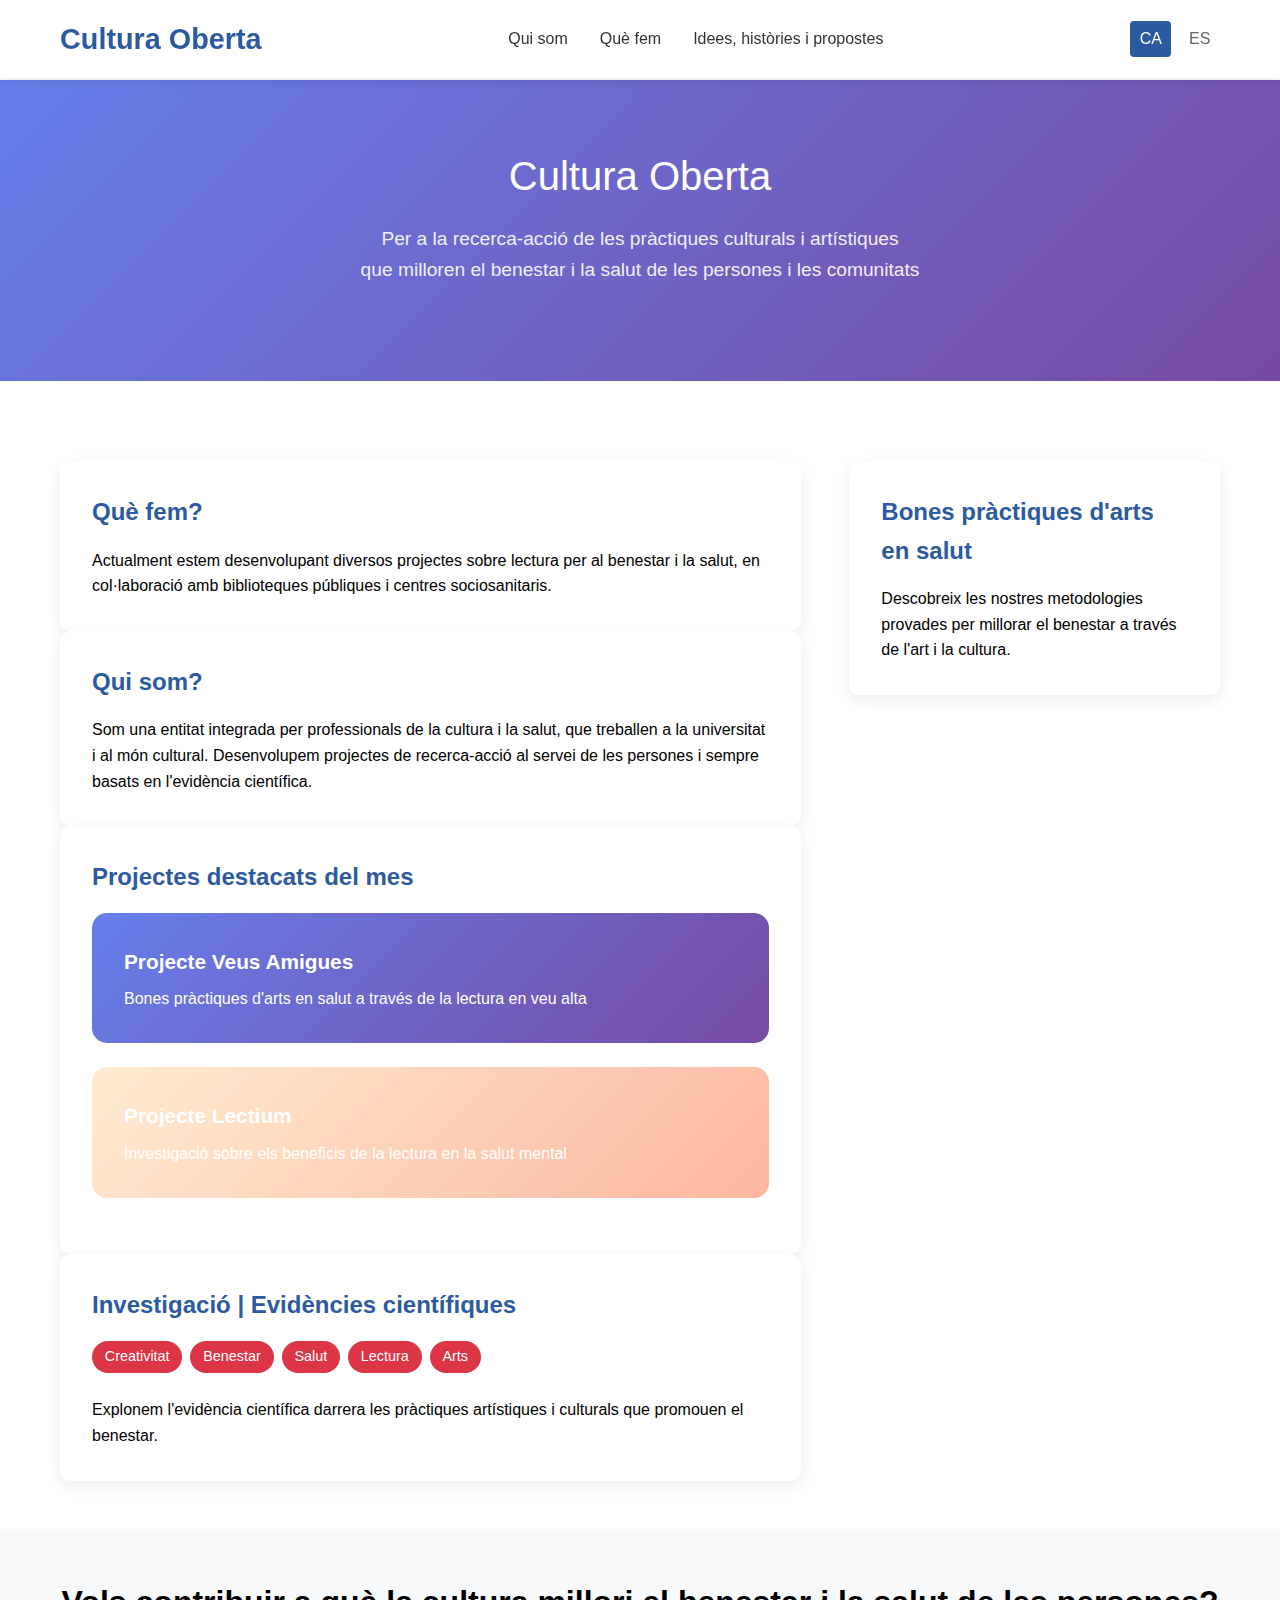
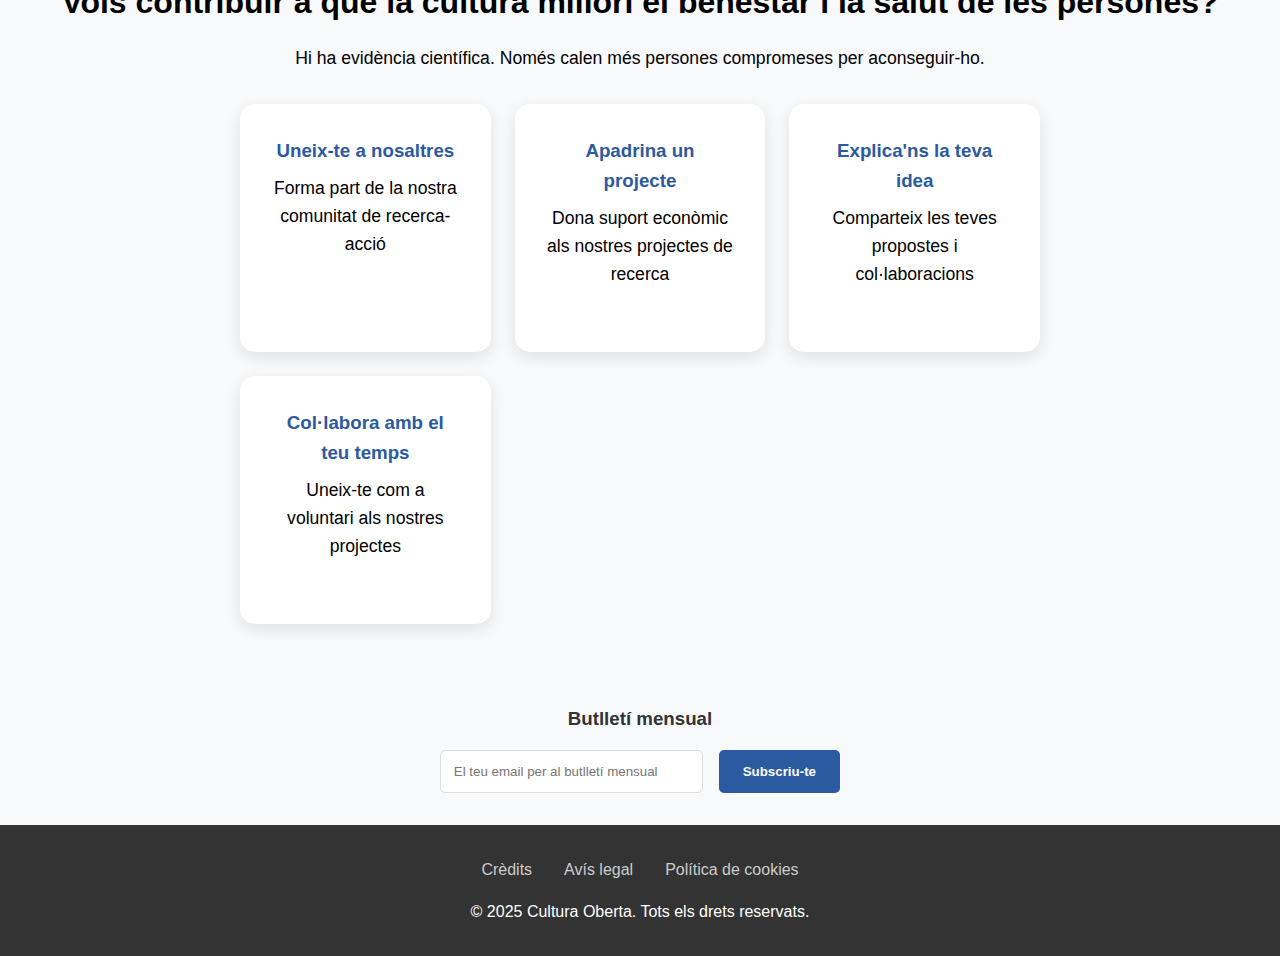
<file: index.html>
<!DOCTYPE html>
<html lang="ca">
<head>
    <meta charset="UTF-8">
    <meta name="viewport" content="width=device-width, initial-scale=1.0">
    <title>Cultura Oberta - Arts en Salut</title>
    <style>
        * {
            margin: 0;
            padding: 0;
            box-sizing: border-box;
        }

        body {
            font-family: -apple-system, BlinkMacSystemFont, 'Segoe UI', Roboto, sans-serif;
            line-height: 1.6;
            color: #000;
            background: #fff;
        }

        .container {
            max-width: 1200px;
            margin: 0 auto;
            padding: 0 20px;
        }

        /* Header */
        header {
            background: #fff;
            padding: 1rem 0;
            box-shadow: 0 2px 10px rgba(0,0,0,0.1);
            position: fixed;
            top: 0;
            width: 100%;
            z-index: 1000;
        }

        nav {
            display: flex;
            justify-content: space-between;
            align-items: center;
        }

        .logo {
            font-size: 1.8rem;
            font-weight: 700;
            color: #2c5aa0;
            text-decoration: none;
        }

        .nav-links {
            display: flex;
            list-style: none;
            gap: 2rem;
        }

        .nav-links a {
            text-decoration: none;
            color: #333;
            font-weight: 500;
            transition: color 0.3s;
        }

        .nav-links a:hover {
            color: #2c5aa0;
        }

        .lang-switch {
            display: flex;
            gap: 0.5rem;
        }

        .lang-switch a {
            padding: 0.3rem 0.6rem;
            text-decoration: none;
            color: #666;
            border-radius: 4px;
            transition: all 0.3s;
        }

        .lang-switch a.active {
            background: #2c5aa0;
            color: white;
        }

        /* Hero Section */
        .hero {
            margin-top: 80px;
            background: linear-gradient(135deg, #667eea 0%, #764ba2 100%);
            color: white;
            padding: 4rem 0;
            text-align: center;
        }

        .hero h1 {
            font-size: 2.5rem;
            margin-bottom: 1rem;
            font-weight: 300;
        }

        .hero p {
            font-size: 1.2rem;
            margin-bottom: 2rem;
            opacity: 0.9;
        }

        /* Newsletter */
        .newsletter {
            background: #f8f9fa;
            padding: 2rem 0;
        }

        .newsletter-form {
            display: flex;
            max-width: 400px;
            margin: 0 auto;
            gap: 1rem;
        }

        .newsletter-form input {
            flex: 1;
            padding: 0.8rem;
            border: 1px solid #ddd;
            border-radius: 5px;
        }

        .newsletter-form button {
            background: #2c5aa0;
            color: white;
            border: none;
            padding: 0.8rem 1.5rem;
            border-radius: 5px;
            cursor: pointer;
            font-weight: 600;
        }

        /* Main Content */
        .main-content {
            padding: 3rem 0;
        }

        .content-grid {
            display: grid;
            grid-template-columns: 2fr 1fr;
            gap: 3rem;
            margin-top: 2rem;
        }

        .content-section {
            background: white;
            padding: 2rem;
            border-radius: 10px;
            box-shadow: 0 5px 15px rgba(0,0,0,0.08);
            transition: transform 0.3s;
        }

        .content-section:hover {
            transform: translateY(-5px);
        }

        .section-title {
            font-size: 1.5rem;
            color: #2c5aa0;
            margin-bottom: 1rem;
            font-weight: 600;
        }

        .tags {
            display: flex;
            flex-wrap: wrap;
            gap: 0.5rem;
            margin-bottom: 1.5rem;
        }

        .tag {
            background: #dc3545;
            color: white;
            padding: 0.3rem 0.8rem;
            border-radius: 20px;
            font-size: 0.9rem;
            font-weight: 500;
        }

        .project-card {
            background: linear-gradient(135deg, #667eea, #764ba2);
            color: white;
            padding: 2rem;
            border-radius: 15px;
            margin-bottom: 1.5rem;
        }

        .project-title {
            font-size: 1.3rem;
            font-weight: 600;
            margin-bottom: 0.5rem;
        }

        /* Sidebar */
        .sidebar {
            display: flex;
            flex-direction: column;
            gap: 1.5rem;
        }

        /* Actions Section */
        .actions {
            background: #f8f9fa;
            padding: 3rem 0;
            text-align: center;
        }

        .actions h2 {
            font-size: 2rem;
            margin-bottom: 1rem;
            color: #000;
        }

        .actions p {
            font-size: 1.1rem;
            margin-bottom: 2rem;
            color: #000;
        }

        .action-buttons {
            display: grid;
            grid-template-columns: repeat(auto-fit, minmax(250px, 1fr));
            gap: 1.5rem;
            max-width: 800px;
            margin: 0 auto;
        }

        .action-button {
            background: white;
            padding: 2rem;
            border-radius: 15px;
            text-decoration: none;
            color: #000;
            box-shadow: 0 5px 15px rgba(0,0,0,0.1);
            transition: all 0.3s;
        }

        .action-button:hover {
            transform: translateY(-5px);
            box-shadow: 0 15px 30px rgba(0,0,0,0.15);
        }

        .action-button h3 {
            color: #2c5aa0;
            margin-bottom: 0.5rem;
        }

        /* Footer */
        footer {
            background: #333;
            color: white;
            padding: 2rem 0;
            text-align: center;
        }

        .footer-links {
            display: flex;
            justify-content: center;
            gap: 2rem;
            margin-bottom: 1rem;
        }

        .footer-links a {
            color: #ccc;
            text-decoration: none;
        }

        .footer-links a:hover {
            color: white;
        }

        /* Mobile Responsive */
        @media (max-width: 768px) {
            .nav-links {
                display: none;
            }
            
            .hero h1 {
                font-size: 2rem;
            }
            
            .content-grid {
                grid-template-columns: 1fr;
            }
            
            .newsletter-form {
                flex-direction: column;
            }
            
            .action-buttons {
                grid-template-columns: 1fr;
            }
        }
    </style>
</head>
<body>
    <header>
        <nav class="container">
            <a href="#" class="logo">Cultura Oberta</a>
            <ul class="nav-links">
                <li><a href="qui-som.html">Qui som</a></li>
                <li><a href="que-fem.html">Què fem</a></li>
                <li><a href="idees.html">Idees, històries i propostes</a></li>
            </ul>
            <div class="lang-switch">
                <a href="#" class="active">CA</a>
                <a href="#">ES</a>
            </div>
        </nav>
    </header>

    <section class="hero">
        <div class="container">
            <h1>Cultura Oberta</h1>
            <p>Per a la recerca-acció de les pràctiques culturals i artístiques<br>
               que milloren el benestar i la salut de les persones i les comunitats</p>
        </div>
    </section>

    <main class="main-content">
        <div class="container">
            <div class="content-grid">
                <div class="main-column">
                    <div class="content-section">
                        <h2 class="section-title">Què fem?</h2>
                        <p>Actualment estem desenvolupant diversos projectes sobre lectura per al benestar i la salut, en col·laboració amb biblioteques públiques i centres sociosanitaris.</p>
                    </div>

                    <div class="content-section">
                        <h2 class="section-title">Qui som?</h2>
                        <p>Som una entitat integrada per professionals de la cultura i la salut, que treballen a la universitat i al món cultural. Desenvolupem projectes de recerca-acció al servei de les persones i sempre basats en l'evidència científica.</p>
                    </div>

                    <div class="content-section">
                        <h2 class="section-title">Projectes destacats del mes</h2>
                        <div class="project-card">
                            <div class="project-title">Projecte Veus Amigues</div>
                            <p>Bones pràctiques d'arts en salut a través de la lectura en veu alta</p>
                        </div>
                        <div class="project-card" style="background: linear-gradient(135deg, #ffecd2, #fcb69f);">
                            <div class="project-title">Projecte Lectium</div>
                            <p>Investigació sobre els beneficis de la lectura en la salut mental</p>
                        </div>
                    </div>

                    <div class="content-section">
                        <h2 class="section-title">Investigació | Evidències científiques</h2>
                        <div class="tags">
                            <span class="tag">Creativitat</span>
                            <span class="tag">Benestar</span>
                            <span class="tag">Salut</span>
                            <span class="tag">Lectura</span>
                            <span class="tag">Arts</span>
                        </div>
                        <p>Explonem l'evidència científica darrera les pràctiques artístiques i culturals que promouen el benestar.</p>
                    </div>
                </div>

                <aside class="sidebar">
                    <div class="content-section">
                        <h3 class="section-title">Bones pràctiques d'arts en salut</h3>
                        <p>Descobreix les nostres metodologies provades per millorar el benestar a través de l'art i la cultura.</p>
                    </div>
                </aside>
            </div>
        </div>
    </main>

    <section class="actions" id="actions">
        <div class="container">
            <h2>Vols contribuir a què la cultura millori el benestar i la salut de les persones?</h2>
            <p>Hi ha evidència científica. Només calen més persones compromeses per aconseguir-ho.</p>
            
            <div class="action-buttons">
                <a href="#" class="action-button">
                    <h3>Uneix-te a nosaltres</h3>
                    <p>Forma part de la nostra comunitat de recerca-acció</p>
                </a>
                <a href="#" class="action-button">
                    <h3>Apadrina un projecte</h3>
                    <p>Dona suport econòmic als nostres projectes de recerca</p>
                </a>
                <a href="#" class="action-button">
                    <h3>Explica'ns la teva idea</h3>
                    <p>Comparteix les teves propostes i col·laboracions</p>
                </a>
                <a href="#" class="action-button">
                    <h3>Col·labora amb el teu temps</h3>
                    <p>Uneix-te com a voluntari als nostres projectes</p>
                </a>
            </div>
        </div>
    </section>

    <section class="newsletter">
        <div class="container">
            <h3 style="text-align: center; margin-bottom: 1rem; color: #333;">Butlletí mensual</h3>
            <form class="newsletter-form">
                <input type="email" placeholder="El teu email per al butlletí mensual" required>
                <button type="submit">Subscriu-te</button>
            </form>
        </div>
    </section>

    <footer>
        <div class="container">
            <div class="footer-links">
                <a href="#">Crèdits</a>
                <a href="#">Avís legal</a>
                <a href="#">Política de cookies</a>
            </div>
            <p>&copy; 2025 Cultura Oberta. Tots els drets reservats.</p>
        </div>
    </footer>

    <script>
        // Newsletter subscription
        document.querySelector('.newsletter-form').addEventListener('submit', function(e) {
            e.preventDefault();
            const email = this.querySelector('input').value;
            if (email) {
                alert('Gràcies per subscriure\'t al nostre butlletí!');
                this.querySelector('input').value = '';
            }
        });

        // Smooth scrolling for navigation
        document.querySelectorAll('a[href^="#"]').forEach(anchor => {
            anchor.addEventListener('click', function (e) {
                e.preventDefault();
                const target = document.querySelector(this.getAttribute('href'));
                if (target) {
                    target.scrollIntoView({
                        behavior: 'smooth'
                    });
                }
            });
        });

        // Language switcher
        document.querySelectorAll('.lang-switch a').forEach(lang => {
            lang.addEventListener('click', function(e) {
                e.preventDefault();
                document.querySelectorAll('.lang-switch a').forEach(l => l.classList.remove('active'));
                this.classList.add('active');
            });
        });

        // Action buttons interaction
        document.querySelectorAll('.action-button').forEach(button => {
            button.addEventListener('click', function(e) {
                e.preventDefault();
                const title = this.querySelector('h3').textContent;
                alert(`Gràcies pel teu interès en: ${title}\n\nAviat implementarem aquesta funcionalitat!`);
            });
        });
    </script>
</body>

</html>
</file>
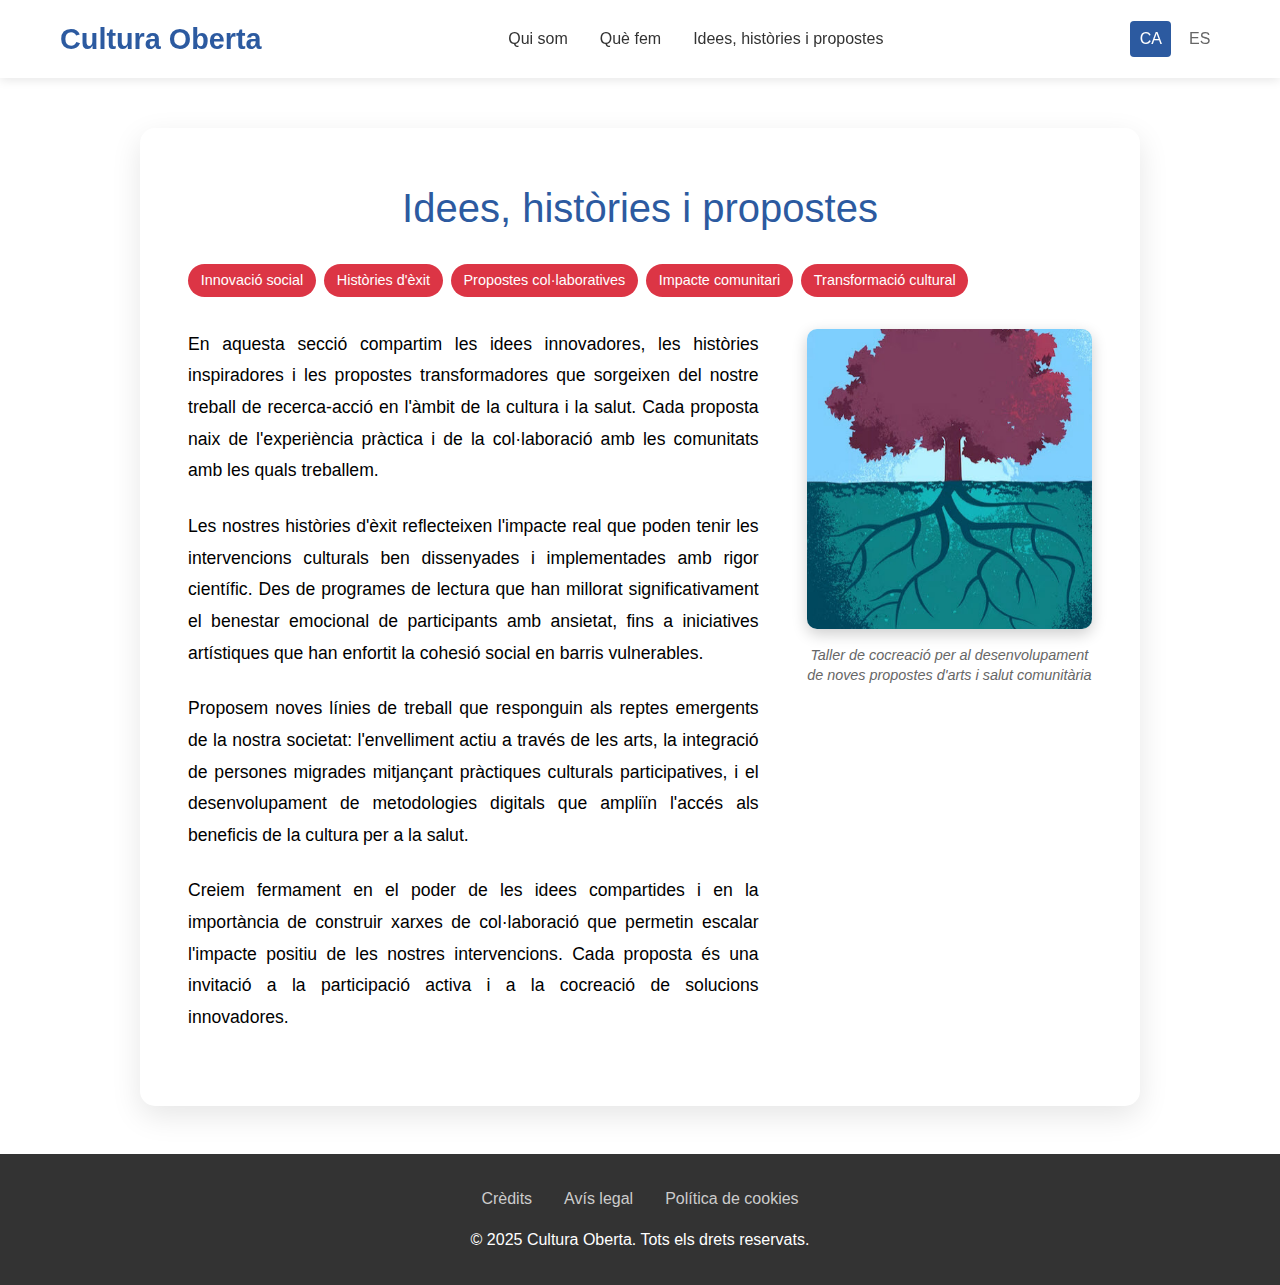
<file: idees.html>
<!DOCTYPE html>
<html lang="ca">
<head>
    <meta charset="UTF-8">
    <meta name="viewport" content="width=device-width, initial-scale=1.0">
    <title>Idees, històries i propostes - Cultura Oberta</title>
    <link rel="stylesheet" href="styles.css">
</head>
<body>
    <header>
        <nav class="container">
            <a href="index.html" class="logo">Cultura Oberta</a>
            <ul class="nav-links">
                <li><a href="qui-som.html">Qui som</a></li>
                <li><a href="que-fem.html">Què fem</a></li>
                <li><a href="idees.html">Idees, històries i propostes</a></li>
            </ul>
            <div class="lang-switch">
                <a href="#" class="active">CA</a>
                <a href="#">ES</a>
            </div>
        </nav>
    </header>

    <main class="page-content">
        <div class="container">
            <article class="content-article">
                <h1 class="page-title">Idees, històries i propostes</h1>
                
                <div class="tags">
                    <span class="tag">Innovació social</span>
                    <span class="tag">Històries d'èxit</span>
                    <span class="tag">Propostes col·laboratives</span>
                    <span class="tag">Impacte comunitari</span>
                    <span class="tag">Transformació cultural</span>
                </div>

                <div class="article-content">
                    <div class="text-section">
                        <p>En aquesta secció compartim les idees innovadores, les històries inspiradores i les propostes transformadores que sorgeixen del nostre treball de recerca-acció en l'àmbit de la cultura i la salut. Cada proposta naix de l'experiència pràctica i de la col·laboració amb les comunitats amb les quals treballem.</p>

                        <p>Les nostres històries d'èxit reflecteixen l'impacte real que poden tenir les intervencions culturals ben dissenyades i implementades amb rigor científic. Des de programes de lectura que han millorat significativament el benestar emocional de participants amb ansietat, fins a iniciatives artístiques que han enfortit la cohesió social en barris vulnerables.</p>

                        <p>Proposem noves línies de treball que responguin als reptes emergents de la nostra societat: l'envelliment actiu a través de les arts, la integració de persones migrades mitjançant pràctiques culturals participatives, i el desenvolupament de metodologies digitals que ampliïn l'accés als beneficis de la cultura per a la salut.</p>

                        <p>Creiem fermament en el poder de les idees compartides i en la importància de construir xarxes de col·laboració que permetin escalar l'impacte positiu de les nostres intervencions. Cada proposta és una invitació a la participació activa i a la cocreació de solucions innovadores.</p>
                    </div>

                    <div class="image-section">
                        <img src="images/innovacio-cultural-salut.jpg" alt="Participants en un taller d'arts i salut desenvolupant projectes col·laboratius" class="article-image">
                        <p class="image-caption">Taller de cocreació per al desenvolupament de noves propostes d'arts i salut comunitària</p>
                    </div>
                </div>
            </article>
        </div>
    </main>

    <footer>
        <div class="container">
            <div class="footer-links">
                <a href="#">Crèdits</a>
                <a href="#">Avís legal</a>
                <a href="#">Política de cookies</a>
            </div>
            <p>&copy; 2025 Cultura Oberta. Tots els drets reservats.</p>
        </div>
    </footer>
</body>
</html>
</file>
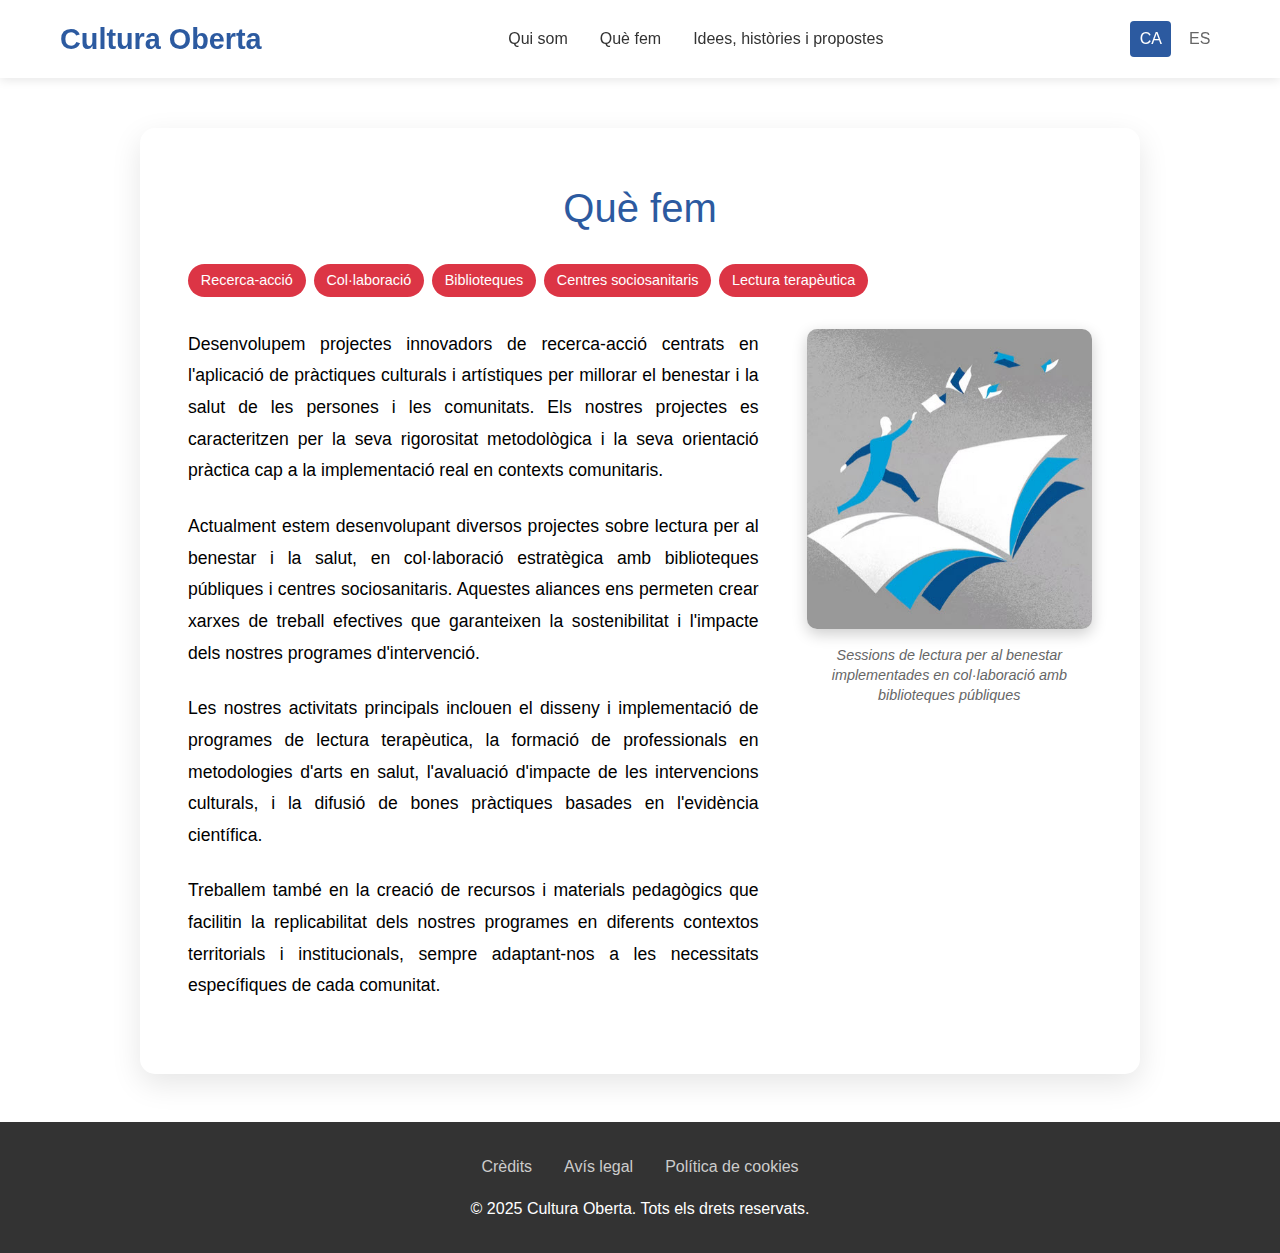
<file: que-fem.html>
<!DOCTYPE html>
<html lang="ca">
<head>
    <meta charset="UTF-8">
    <meta name="viewport" content="width=device-width, initial-scale=1.0">
    <title>Què fem - Cultura Oberta</title>
    <link rel="stylesheet" href="styles.css">
</head>
<body>
    <header>
        <nav class="container">
            <a href="index.html" class="logo">Cultura Oberta</a>
            <ul class="nav-links">
                <li><a href="qui-som.html">Qui som</a></li>
                <li><a href="que-fem.html">Què fem</a></li>
                <li><a href="idees.html">Idees, històries i propostes</a></li>
            </ul>
            <div class="lang-switch">
                <a href="#" class="active">CA</a>
                <a href="#">ES</a>
            </div>
        </nav>
    </header>

    <main class="page-content">
        <div class="container">
            <article class="content-article">
                <h1 class="page-title">Què fem</h1>
                
                <div class="tags">
                    <span class="tag">Recerca-acció</span>
                    <span class="tag">Col·laboració</span>
                    <span class="tag">Biblioteques</span>
                    <span class="tag">Centres sociosanitaris</span>
                    <span class="tag">Lectura terapèutica</span>
                </div>

                <div class="article-content">
                    <div class="text-section">
                        <p>Desenvolupem projectes innovadors de recerca-acció centrats en l'aplicació de pràctiques culturals i artístiques per millorar el benestar i la salut de les persones i les comunitats. Els nostres projectes es caracteritzen per la seva rigorositat metodològica i la seva orientació pràctica cap a la implementació real en contexts comunitaris.</p>

                        <p>Actualment estem desenvolupant diversos projectes sobre lectura per al benestar i la salut, en col·laboració estratègica amb biblioteques públiques i centres sociosanitaris. Aquestes aliances ens permeten crear xarxes de treball efectives que garanteixen la sostenibilitat i l'impacte dels nostres programes d'intervenció.</p>

                        <p>Les nostres activitats principals inclouen el disseny i implementació de programes de lectura terapèutica, la formació de professionals en metodologies d'arts en salut, l'avaluació d'impacte de les intervencions culturals, i la difusió de bones pràctiques basades en l'evidència científica.</p>

                        <p>Treballem també en la creació de recursos i materials pedagògics que facilitin la replicabilitat dels nostres programes en diferents contextos territorials i institucionals, sempre adaptant-nos a les necessitats específiques de cada comunitat.</p>
                    </div>

                    <div class="image-section">
                        <img src="images/projectes-lectura-salut.jpg" alt="Sessions de lectura terapèutica en una biblioteca pública amb participants diversos" class="article-image">
                        <p class="image-caption">Sessions de lectura per al benestar implementades en col·laboració amb biblioteques públiques</p>
                    </div>
                </div>
            </article>
        </div>
    </main>

    <footer>
        <div class="container">
            <div class="footer-links">
                <a href="#">Crèdits</a>
                <a href="#">Avís legal</a>
                <a href="#">Política de cookies</a>
            </div>
            <p>&copy; 2025 Cultura Oberta. Tots els drets reservats.</p>
        </div>
    </footer>
</body>
</html>
</file>
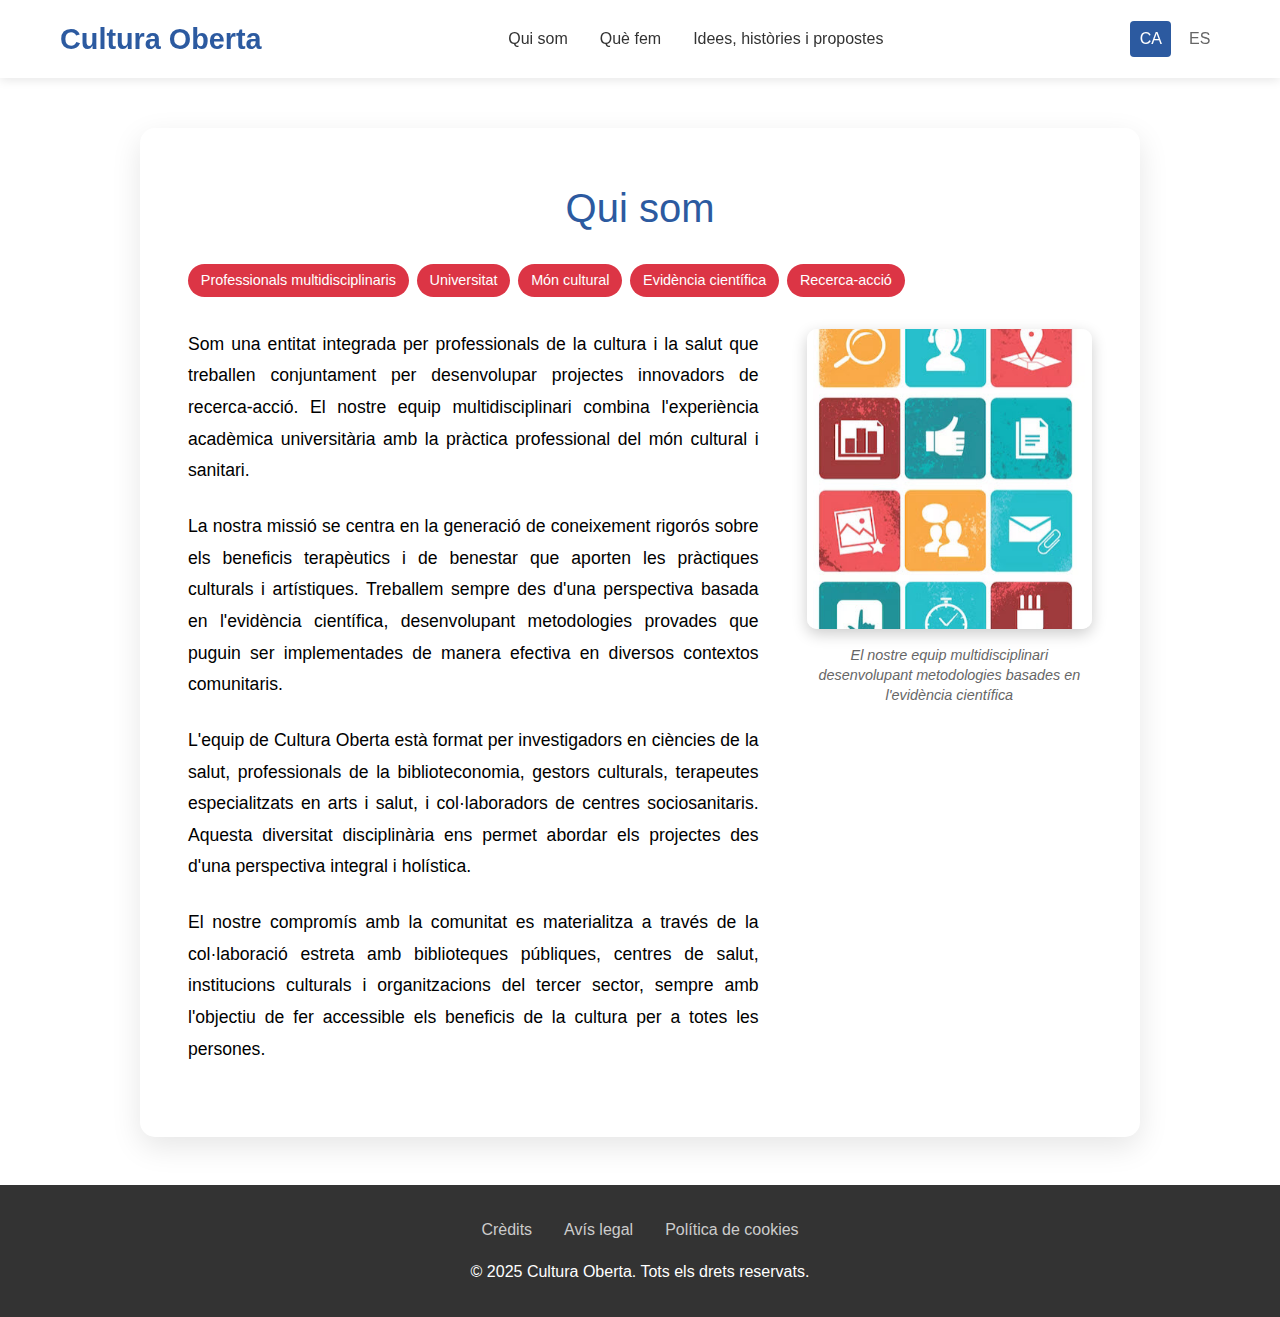
<file: qui-som.html>
<!DOCTYPE html>
<html lang="ca">
<head>
    <meta charset="UTF-8">
    <meta name="viewport" content="width=device-width, initial-scale=1.0">
    <title>Qui som - Cultura Oberta</title>
    <link rel="stylesheet" href="styles.css">
</head>
<body>
    <header>
        <nav class="container">
            <a href="index.html" class="logo">Cultura Oberta</a>
            <ul class="nav-links">
                <li><a href="qui-som.html">Qui som</a></li>
                <li><a href="que-fem.html">Què fem</a></li>
                <li><a href="idees.html">Idees, històries i propostes</a></li>
            </ul>
            <div class="lang-switch">
                <a href="#" class="active">CA</a>
                <a href="#">ES</a>
            </div>
        </nav>
    </header>

    <main class="page-content">
        <div class="container">
            <article class="content-article">
                <h1 class="page-title">Qui som</h1>
                
                <div class="tags">
                    <span class="tag">Professionals multidisciplinaris</span>
                    <span class="tag">Universitat</span>
                    <span class="tag">Món cultural</span>
                    <span class="tag">Evidència científica</span>
                    <span class="tag">Recerca-acció</span>
                </div>

                <div class="article-content">
                    <div class="text-section">
                        <p>Som una entitat integrada per professionals de la cultura i la salut que treballen conjuntament per desenvolupar projectes innovadors de recerca-acció. El nostre equip multidisciplinari combina l'experiència acadèmica universitària amb la pràctica professional del món cultural i sanitari.</p>

                        <p>La nostra missió se centra en la generació de coneixement rigorós sobre els beneficis terapèutics i de benestar que aporten les pràctiques culturals i artístiques. Treballem sempre des d'una perspectiva basada en l'evidència científica, desenvolupant metodologies provades que puguin ser implementades de manera efectiva en diversos contextos comunitaris.</p>

                        <p>L'equip de Cultura Oberta està format per investigadors en ciències de la salut, professionals de la biblioteconomia, gestors culturals, terapeutes especialitzats en arts i salut, i col·laboradors de centres sociosanitaris. Aquesta diversitat disciplinària ens permet abordar els projectes des d'una perspectiva integral i holística.</p>

                        <p>El nostre compromís amb la comunitat es materialitza a través de la col·laboració estreta amb biblioteques públiques, centres de salut, institucions culturals i organitzacions del tercer sector, sempre amb l'objectiu de fer accessible els beneficis de la cultura per a totes les persones.</p>
                    </div>

                    <div class="image-section">
                        <img src="images/equip-cultura-oberta.jpg" alt="Equip multidisciplinari de Cultura Oberta treballant en un projecte de recerca-acció" class="article-image">
                        <p class="image-caption">El nostre equip multidisciplinari desenvolupant metodologies basades en l'evidència científica</p>
                    </div>
                </div>
            </article>
        </div>
    </main>

    <footer>
        <div class="container">
            <div class="footer-links">
                <a href="#">Crèdits</a>
                <a href="#">Avís legal</a>
                <a href="#">Política de cookies</a>
            </div>
            <p>&copy; 2025 Cultura Oberta. Tots els drets reservats.</p>
        </div>
    </footer>
</body>
</html>
</file>
<file: styles.css>
/* Reset i configuració global */
* {
    margin: 0;
    padding: 0;
    box-sizing: border-box;
}

body {
    font-family: -apple-system, BlinkMacSystemFont, 'Segoe UI', Roboto, sans-serif;
    line-height: 1.6;
    color: #000;
    background: #fff;
}

.container {
    max-width: 1200px;
    margin: 0 auto;
    padding: 0 20px;
}

/* Header */
header {
    background: #fff;
    padding: 1rem 0;
    box-shadow: 0 2px 10px rgba(0,0,0,0.1);
    position: fixed;
    top: 0;
    width: 100%;
    z-index: 1000;
}

nav {
    display: flex;
    justify-content: space-between;
    align-items: center;
}

.logo {
    font-size: 1.8rem;
    font-weight: 700;
    color: #2c5aa0;
    text-decoration: none;
}

.nav-links {
    display: flex;
    list-style: none;
    gap: 2rem;
}

.nav-links a {
    text-decoration: none;
    color: #333;
    font-weight: 500;
    transition: color 0.3s;
}

.nav-links a:hover {
    color: #2c5aa0;
}

.lang-switch {
    display: flex;
    gap: 0.5rem;
}

.lang-switch a {
    padding: 0.3rem 0.6rem;
    text-decoration: none;
    color: #666;
    border-radius: 4px;
    transition: all 0.3s;
}

.lang-switch a.active {
    background: #2c5aa0;
    color: white;
}

/* Hero Section */
.hero {
    margin-top: 80px;
    background: linear-gradient(135deg, #667eea 0%, #764ba2 100%);
    color: white;
    padding: 4rem 0;
    text-align: center;
}

.hero h1 {
    font-size: 2.5rem;
    margin-bottom: 1rem;
    font-weight: 300;
}

.hero p {
    font-size: 1.2rem;
    margin-bottom: 2rem;
    opacity: 0.9;
}

/* Newsletter */
.newsletter {
    background: #f8f9fa;
    padding: 2rem 0;
}

.newsletter-form {
    display: flex;
    max-width: 400px;
    margin: 0 auto;
    gap: 1rem;
}

.newsletter-form input {
    flex: 1;
    padding: 0.8rem;
    border: 1px solid #ddd;
    border-radius: 5px;
}

.newsletter-form button {
    background: #2c5aa0;
    color: white;
    border: none;
    padding: 0.8rem 1.5rem;
    border-radius: 5px;
    cursor: pointer;
    font-weight: 600;
    transition: background 0.3s;
}

.newsletter-form button:hover {
    background: #1e3f73;
}

/* Main Content */
.main-content {
    padding: 3rem 0;
}

.content-grid {
    display: grid;
    grid-template-columns: 2fr 1fr;
    gap: 3rem;
    margin-top: 2rem;
}

.content-section {
    background: white;
    padding: 2rem;
    border-radius: 10px;
    box-shadow: 0 5px 15px rgba(0,0,0,0.08);
    transition: transform 0.3s;
}

.content-section:hover {
    transform: translateY(-5px);
}

.section-title {
    font-size: 1.5rem;
    color: #2c5aa0;
    margin-bottom: 1rem;
    font-weight: 600;
}

.tags {
    display: flex;
    flex-wrap: wrap;
    gap: 0.5rem;
    margin-bottom: 1.5rem;
}

.tag {
    background: #dc3545;
    color: white;
    padding: 0.3rem 0.8rem;
    border-radius: 20px;
    font-size: 0.9rem;
    font-weight: 500;
}

.project-card {
    background: linear-gradient(135deg, #667eea, #764ba2);
    color: white;
    padding: 2rem;
    border-radius: 15px;
    margin-bottom: 1.5rem;
}

.project-title {
    font-size: 1.3rem;
    font-weight: 600;
    margin-bottom: 0.5rem;
}

/* Sidebar */
.sidebar {
    display: flex;
    flex-direction: column;
    gap: 1.5rem;
}

/* Actions Section */
.actions {
    background: #f8f9fa;
    padding: 3rem 0;
    text-align: center;
}

.actions h2 {
    font-size: 2rem;
    margin-bottom: 1rem;
    color: #000;
}

.actions p {
    font-size: 1.1rem;
    margin-bottom: 2rem;
    color: #000;
}

.action-buttons {
    display: grid;
    grid-template-columns: repeat(auto-fit, minmax(250px, 1fr));
    gap: 1.5rem;
    max-width: 800px;
    margin: 0 auto;
}

.action-button {
    background: white;
    padding: 2rem;
    border-radius: 15px;
    text-decoration: none;
    color: #000;
    box-shadow: 0 5px 15px rgba(0,0,0,0.1);
    transition: all 0.3s;
}

.action-button:hover {
    transform: translateY(-5px);
    box-shadow: 0 15px 30px rgba(0,0,0,0.15);
}

.action-button h3 {
    color: #2c5aa0;
    margin-bottom: 0.5rem;
}

/* Footer */
footer {
    background: #333;
    color: white;
    padding: 2rem 0;
    text-align: center;
}

.footer-links {
    display: flex;
    justify-content: center;
    gap: 2rem;
    margin-bottom: 1rem;
}

.footer-links a {
    color: #ccc;
    text-decoration: none;
    transition: color 0.3s;
}

.footer-links a:hover {
    color: white;
}

/* Pàgines de segon nivell */
.page-content {
    margin-top: 80px;
    padding: 3rem 0;
    min-height: 70vh;
}

.content-article {
    max-width: 1000px;
    margin: 0 auto;
    background: white;
    padding: 3rem;
    border-radius: 15px;
    box-shadow: 0 10px 30px rgba(0,0,0,0.1);
}

.page-title {
    font-size: 2.5rem;
    color: #2c5aa0;
    margin-bottom: 1.5rem;
    font-weight: 300;
    text-align: center;
}

.article-content {
    display: grid;
    grid-template-columns: 2fr 1fr;
    gap: 3rem;
    margin-top: 2rem;
}

.text-section p {
    margin-bottom: 1.5rem;
    font-size: 1.1rem;
    line-height: 1.8;
    text-align: justify;
}

.image-section {
    display: flex;
    flex-direction: column;
    align-items: center;
    justify-content: flex-start;
}

.article-image {
    width: 100%;
    height: 300px;
    object-fit: cover;
    border-radius: 10px;
    box-shadow: 0 5px 15px rgba(0,0,0,0.2);
    margin-bottom: 1rem;
    transition: transform 0.3s;
}

.article-image:hover {
    transform: scale(1.02);
}

.image-caption {
    font-size: 0.9rem;
    color: #666;
    text-align: center;
    font-style: italic;
    line-height: 1.4;
}

/* Estils addicionals per a millor accessibilitat */
a:focus,
button:focus,
input:focus {
    outline: 2px solid #2c5aa0;
    outline-offset: 2px;
}

/* Animacions suaus */
.content-section,
.action-button,
.project-card {
    transition: all 0.3s cubic-bezier(0.4, 0, 0.2, 1);
}

/* Estils per a la navegació activa */
.nav-links a.current {
    color: #2c5aa0;
    font-weight: 600;
}

/* Mobile Responsive */
@media (max-width: 768px) {
    .nav-links {
        display: none;
    }
    
    .hero h1 {
        font-size: 2rem;
    }
    
    .hero p {
        font-size: 1rem;
    }
    
    .content-grid {
        grid-template-columns: 1fr;
    }
    
    .newsletter-form {
        flex-direction: column;
    }
    
    .action-buttons {
        grid-template-columns: 1fr;
    }
    
    .tags {
        gap: 0.3rem;
    }
    
    .tag {
        font-size: 0.8rem;
        padding: 0.2rem 0.6rem;
    }
    
    /* Responsive per a pàgines de segon nivell */
    .content-article {
        padding: 2rem 1rem;
        margin: 1rem;
    }
    
    .page-title {
        font-size: 2rem;
    }
    
    .article-content {
        grid-template-columns: 1fr;
        gap: 2rem;
    }
    
    .article-image {
        height: 200px;
    }
    
    .text-section p {
        font-size: 1rem;
        text-align: left;
    }
}

@media (max-width: 480px) {
    .container {
        padding: 0 15px;
    }
    
    .hero {
        padding: 2rem 0;
    }
    
    .hero h1 {
        font-size: 1.8rem;
    }
    
    .page-title {
        font-size: 1.8rem;
    }
    
    .content-article {
        padding: 1.5rem;
        margin: 0.5rem;
    }
    
    .project-card {
        padding: 1.5rem;
    }
    
    .action-button {
        padding: 1.5rem;
    }
}

/* Estils per a impressió */
@media print {
    header,
    footer,
    .newsletter,
    .actions {
        display: none;
    }
    
    .page-content {
        margin-top: 0;
    }
    
    .content-article {
        box-shadow: none;
        padding: 1rem;
    }
    
    .article-image {
        height: auto;
        max-height: 200px;
    }
}

/* Estils per a navegadors amb suport per CSS Grid avançat */
@supports (display: grid) and (grid-template-columns: subgrid) {
    .content-grid {
        display: grid;
        grid-template-columns: 2fr 1fr;
    }
}

/* Millores d'accessibilitat per a usuaris amb preferències de moviment reduït */
@media (prefers-reduced-motion: reduce) {
    *,
    *::before,
    *::after {
        animation-duration: 0.01ms !important;
        animation-iteration-count: 1 !important;
        transition-duration: 0.01ms !important;
    }
}

/* Mode fosc (opció futura) */
@media (prefers-color-scheme: dark) {
    :root {
        --bg-color: #1a1a1a;
        --text-color: #ffffff;
        --card-bg: #2d2d2d;
    }
    
    /* Aquests estils es poden activar quan es vulgui implementar el mode fosc */
}
</file>
